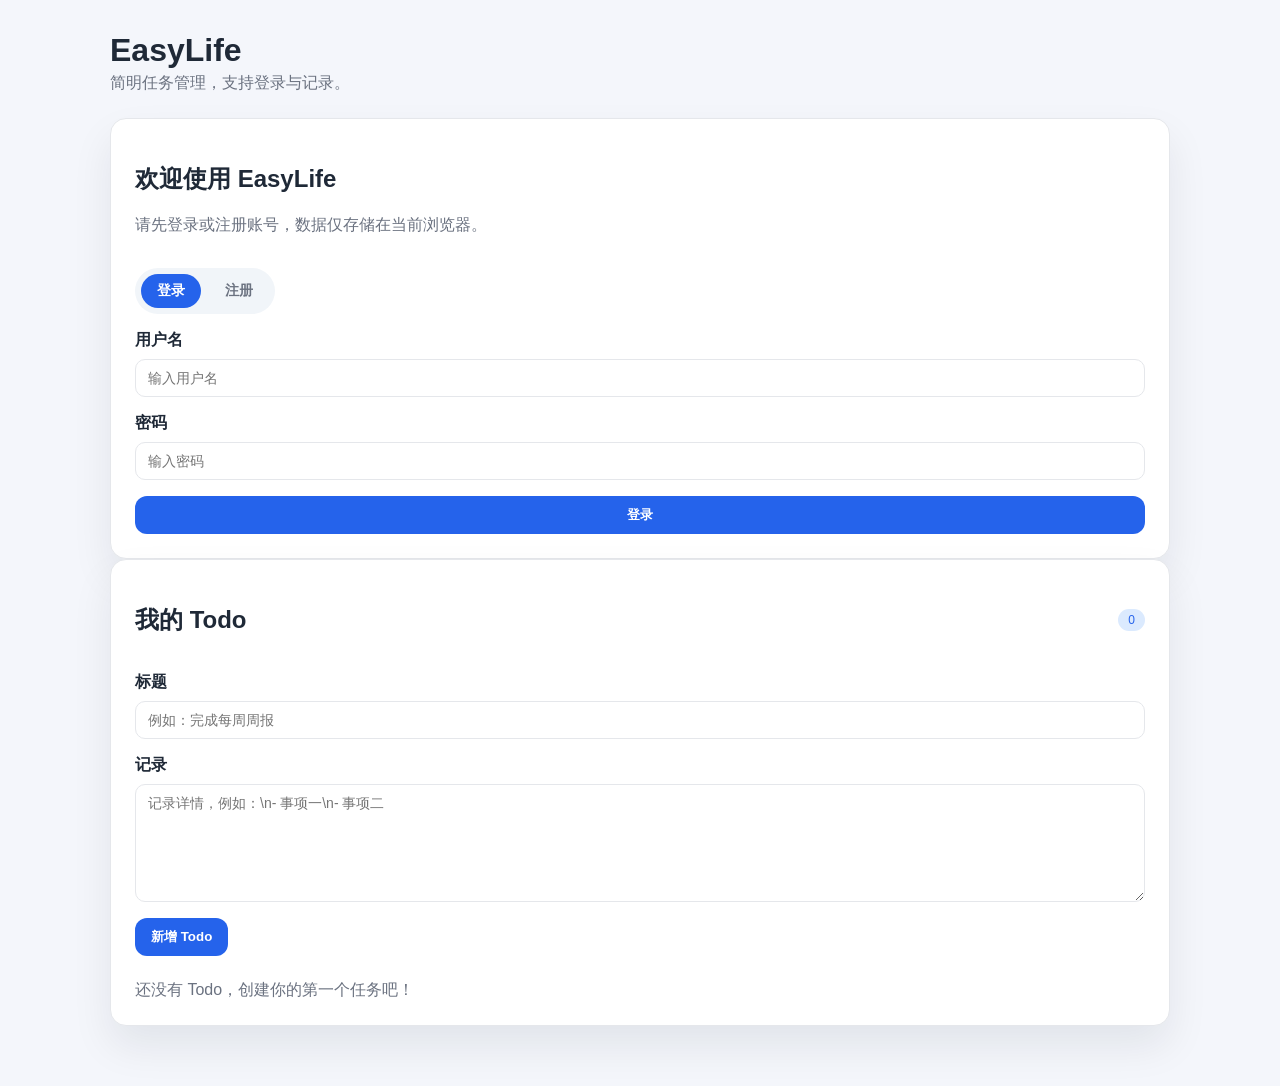
<file: index.html>
<!doctype html>
<html lang="zh-CN">
  <head>
    <meta charset="UTF-8" />
    <meta name="viewport" content="width=device-width, initial-scale=1.0" />
    <title>EasyLife - 简明任务管理</title>
    <link rel="stylesheet" href="styles.css" />
    <script defer src="app.js"></script>
  </head>
  <body>
    <div class="app">
      <header>
        <div>
          <h1>EasyLife</h1>
          <p class="subtitle">简明任务管理，支持登录与记录。</p>
        </div>
        <button class="ghost" id="logoutButton" hidden>退出登录</button>
      </header>

      <section class="card" id="authCard">
        <h2>欢迎使用 EasyLife</h2>
        <p class="muted">请先登录或注册账号，数据仅存储在当前浏览器。</p>
        <div class="auth-tabs" role="tablist">
          <button type="button" class="tab active" data-target="loginPanel">登录</button>
          <button type="button" class="tab" data-target="registerPanel">注册</button>
        </div>
        <div class="auth-panel" id="loginPanel" role="tabpanel">
          <form id="loginForm">
            <label>
              用户名
              <input type="text" name="username" required placeholder="输入用户名" />
            </label>
            <label>
              密码
              <input type="password" name="password" required placeholder="输入密码" />
            </label>
            <button type="submit">登录</button>
          </form>
        </div>
        <div class="auth-panel" id="registerPanel" role="tabpanel" hidden>
          <form id="registerForm">
            <label>
              用户名
              <input type="text" name="username" required placeholder="设置用户名" />
            </label>
            <label>
              密码
              <input type="password" name="password" required placeholder="设置密码" />
            </label>
            <label>
              再次输入密码
              <input type="password" name="confirmPassword" required placeholder="再次输入密码" />
            </label>
            <button type="submit">注册并登录</button>
          </form>
        </div>
      </section>

      <section class="workspace" id="workspace" hidden>
        <div class="panel">
          <div class="panel-header">
            <h2>我的 Todo</h2>
            <span class="badge" id="todoCount">0</span>
          </div>
          <form id="todoForm" class="todo-form">
            <label>
              标题
              <input type="text" name="title" required placeholder="例如：完成每周周报" />
            </label>
            <label>
              记录
              <textarea name="content" rows="6" required placeholder="记录详情，例如：\n- 事项一\n- 事项二"></textarea>
            </label>
            <div class="form-actions">
              <button type="submit" id="submitTodoButton">新增 Todo</button>
              <button type="button" class="ghost" id="cancelEditButton" hidden>取消编辑</button>
            </div>
          </form>
          <div class="todo-list" id="todoList"></div>
        </div>
      </section>
    </div>
  </body>
</html>
</file>
<file: styles.css>
:root {
  color-scheme: light;
  font-family: "Noto Sans", "Helvetica Neue", Arial, sans-serif;
  --bg: #f4f6fb;
  --card: #ffffff;
  --text: #1f2937;
  --muted: #6b7280;
  --primary: #2563eb;
  --primary-soft: #dbeafe;
  --border: #e5e7eb;
  --danger: #ef4444;
}

* {
  box-sizing: border-box;
}

body {
  margin: 0;
  background: var(--bg);
  color: var(--text);
}

.app {
  max-width: 1100px;
  margin: 0 auto;
  padding: 32px 20px 60px;
}

header {
  display: flex;
  justify-content: space-between;
  align-items: center;
  gap: 12px;
  margin-bottom: 24px;
}

h1 {
  margin: 0;
  font-size: 32px;
}

.subtitle {
  margin: 4px 0 0;
  color: var(--muted);
}

.card,
.panel {
  background: var(--card);
  border-radius: 16px;
  box-shadow: 0 20px 40px rgba(15, 23, 42, 0.08);
  padding: 24px;
  border: 1px solid var(--border);
}

.auth-tabs {
  display: inline-flex;
  gap: 8px;
  padding: 6px;
  background: #f1f5f9;
  border-radius: 999px;
  margin: 16px 0;
}

.auth-tabs .tab {
  background: transparent;
  color: var(--muted);
  border-radius: 999px;
  padding: 8px 16px;
  font-size: 14px;
  border: none;
  box-shadow: none;
}

.auth-tabs .tab.active {
  background: var(--primary);
  color: #fff;
}

.auth-panel form {
  display: grid;
  gap: 16px;
}

.workspace {
  display: block;
}

.panel-header {
  display: flex;
  align-items: center;
  justify-content: space-between;
  margin-bottom: 16px;
}

label {
  display: flex;
  flex-direction: column;
  gap: 8px;
  font-weight: 600;
}

input,
textarea {
  padding: 10px 12px;
  border-radius: 10px;
  border: 1px solid var(--border);
  font-size: 14px;
  font-family: inherit;
}

textarea {
  resize: vertical;
}

button {
  border: none;
  background: var(--primary);
  color: white;
  padding: 10px 16px;
  border-radius: 12px;
  font-weight: 600;
  cursor: pointer;
  transition: transform 0.15s ease, box-shadow 0.15s ease;
}

button:hover {
  transform: translateY(-1px);
  box-shadow: 0 8px 18px rgba(37, 99, 235, 0.2);
}

button.ghost {
  background: transparent;
  color: var(--primary);
  border: 1px solid var(--primary);
}

.badge {
  background: var(--primary-soft);
  color: var(--primary);
  border-radius: 999px;
  padding: 4px 10px;
  font-size: 12px;
}

.todo-form {
  display: grid;
  gap: 16px;
  margin-bottom: 24px;
}

.form-actions {
  display: flex;
  flex-wrap: wrap;
  gap: 12px;
}

.todo-list {
  display: grid;
  gap: 12px;
}

.todo-item {
  border: 1px solid var(--border);
  border-radius: 12px;
  padding: 12px 14px;
  display: grid;
  gap: 6px;
  cursor: pointer;
  transition: border 0.2s ease, box-shadow 0.2s ease;
}

.todo-item.active {
  border-color: var(--primary);
  box-shadow: 0 10px 20px rgba(37, 99, 235, 0.15);
}

.todo-meta {
  display: flex;
  justify-content: space-between;
  font-size: 12px;
  color: var(--muted);
}

.todo-actions {
  display: flex;
  gap: 8px;
  margin-top: 4px;
}

.todo-actions button {
  padding: 6px 10px;
  font-size: 12px;
}

.todo-actions button.delete {
  background: var(--danger);
}


.muted {
  color: var(--muted);
}
</file>
